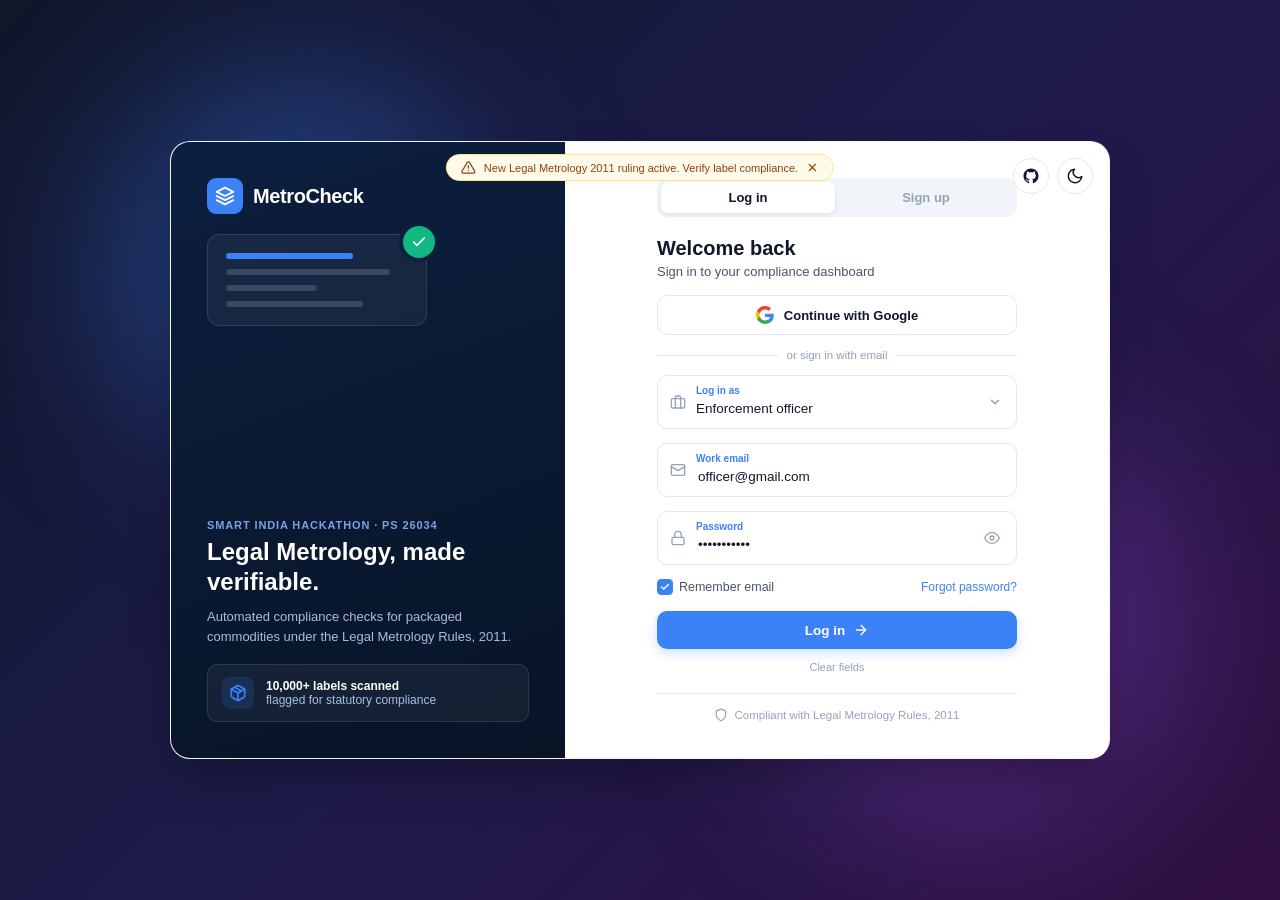
<file: frontend/index.html>
<!DOCTYPE html>
<html lang="en">
<head>
  <meta charset="UTF-8">
  <meta name="viewport" content="width=device-width, initial-scale=1.0">
  <title>MetroCheck — Redirecting... | SIH PS-26034</title>
  <script>
    // If the user already has an active session token, go to dashboard, otherwise login
    if (localStorage.getItem('sih_auth_token')) {
      window.location.replace("dashboard.html");
    } else {
      window.location.replace("login.html");
    }
  </script>
</head>
<body style="background:#0f172a; color:#f8fafc; font-family:sans-serif; display:flex; align-items:center; justify-content:center; height:100vh; margin:0;">
  <div style="text-align:center;">
    <h2 style="margin-bottom:8px;">Redirecting to MetroCheck...</h2>
    <p style="color:#94a3b8;">Legal Metrology Compliance Engine (SIH PS-26034)</p>
    <p><a href="login.html" style="color:#38bdf8;">Click here if you are not redirected automatically</a></p>
  </div>
</body>
</html>
</file>
<file: frontend/login.css>
/* ==========================================================================
   MetroCheck — Legal Metrology Compliance Engine (SIH PS-26034)
   Clean, Human-Readable Stylesheet with Dark Mode Dropdown Fix
   ========================================================================== */

/* --------------------------------------------------------------------------
   1. Theme Variables (Light & Dark)
   -------------------------------------------------------------------------- */
:root {
  color-scheme: light;
  --gradient-bg: linear-gradient(135deg, #0f172a 0%, #1e1b4b 50%, #311042 100%);
  --glass-bg: rgba(255, 255, 255, 0.90);
  --glass-border: rgba(255, 255, 255, 0.45);
  --glass-shadow: 0 25px 50px -12px rgba(0, 0, 0, 0.35);

  --navy: #0c1f3f;
  --navy-eyebrow: #7fa0e0;
  --navy-sub: #a9bde3;
  --blue: #3b82f6;
  --blue-hover: #2563eb;
  --blue-tint: #eff6ff;
  --border: #e2e8f0;
  --text-primary: #0f172a;
  --text-secondary: #475569;
  --text-muted: #94a3b8;
  --tab-bg: #f1f5f9;
  --card-bg: #ffffff;

  --amber-bg: #fffbeb;
  --amber-border: #fde68a;
  --amber-text: #92400e;

  --success: #10b981;
  --error: #ef4444;
  --warning: #f59e0b;
}

[data-theme="dark"] {
  color-scheme: dark;
  --glass-bg: rgba(15, 23, 42, 0.90);
  --glass-border: rgba(255, 255, 255, 0.12);
  --card-bg: #1e293b;
  --border: #334155;
  --text-primary: #f8fafc;
  --text-secondary: #cbd5e1;
  --text-muted: #64748b;
  --tab-bg: #0f172a;
  --blue-tint: #1e293b;

  --amber-bg: #2d1d03;
  --amber-border: #78350f;
  --amber-text: #fef3c7;
}

/* --------------------------------------------------------------------------
   2. Reset & Page Background
   -------------------------------------------------------------------------- */
* { box-sizing: border-box; }

body {
  margin: 0;
  font-family: -apple-system, BlinkMacSystemFont, "Segoe UI", Roboto, sans-serif;
  background: var(--gradient-bg);
  color: var(--text-primary);
  display: flex;
  align-items: center;
  justify-content: center;
  min-height: 100vh;
  padding: 32px 16px;
  position: relative;
  overflow-x: hidden;
}

/* Ambient Glowing Background Orbs */
.bg-shape {
  position: absolute;
  border-radius: 50%;
  filter: blur(80px);
  pointer-events: none;
  z-index: 0;
}
.shape-1 {
  width: 380px; height: 380px;
  background: rgba(59, 130, 246, 0.35);
  top: 8%; left: 8%;
  animation: float 12s infinite ease-in-out alternate;
}
.shape-2 {
  width: 420px; height: 420px;
  background: rgba(168, 85, 247, 0.30);
  bottom: 8%; right: 8%;
  animation: floatReverse 14s infinite ease-in-out alternate;
}
.shape-3 {
  width: 280px; height: 280px;
  background: rgba(16, 185, 129, 0.20);
  top: 45%; left: 52%;
  animation: pulseGlow 9s infinite ease-in-out alternate;
}

@keyframes float {
  0% { transform: translate(0, 0) scale(1); }
  50% { transform: translate(25px, -30px) scale(1.05); }
  100% { transform: translate(-20px, 20px) scale(0.96); }
}
@keyframes floatReverse {
  0% { transform: translate(0, 0) scale(1); }
  50% { transform: translate(-30px, 30px) scale(1.06); }
  100% { transform: translate(20px, -25px) scale(0.95); }
}
@keyframes pulseGlow {
  0%, 100% { transform: scale(0.92); opacity: 0.2; }
  50% { transform: scale(1.12); opacity: 0.35; }
}

/* --------------------------------------------------------------------------
   3. Glassmorphism Card Layout
   -------------------------------------------------------------------------- */
.card.glass-card {
  position: relative;
  z-index: 1;
  width: 100%;
  max-width: 940px;
  min-height: 570px;
  background: var(--glass-bg);
  backdrop-filter: blur(20px);
  -webkit-backdrop-filter: blur(20px);
  border: 1px solid var(--glass-border);
  border-radius: 20px;
  box-shadow: var(--glass-shadow);
  display: grid;
  grid-template-columns: 42% 58%;
  overflow: hidden;
  animation: pageEntrance 0.5s cubic-bezier(0.16, 1, 0.3, 1);
}

@keyframes pageEntrance {
  from { opacity: 0; transform: translateY(16px) scale(0.98); }
  to { opacity: 1; transform: translateY(0) scale(1); }
}

/* Theme Toggle Button (Moon / Sun) */
.theme-toggle {
  position: absolute;
  top: 16px;
  right: 16px;
  width: 36px;
  height: 36px;
  border-radius: 50%;
  border: 1px solid var(--border);
  background: var(--card-bg);
  color: var(--text-primary);
  cursor: pointer;
  display: flex;
  align-items: center;
  justify-content: center;
  z-index: 20;
  transition: transform 0.2s, background 0.2s;
}
.theme-toggle:hover { transform: scale(1.08); }

/* Corner Toast Alert */
.corner-toast {
  position: absolute;
  top: 12px;
  left: 50%;
  transform: translateX(-50%);
  background: var(--amber-bg);
  border: 1px solid var(--amber-border);
  color: var(--amber-text);
  padding: 5px 14px;
  border-radius: 999px;
  font-size: 11px;
  display: flex;
  align-items: center;
  gap: 8px;
  z-index: 20;
}
.corner-toast .close-btn {
  border: none;
  background: transparent;
  color: var(--amber-text);
  cursor: pointer;
  display: flex;
  align-items: center;
  padding: 0;
}

/* --------------------------------------------------------------------------
   4. Left Brand Panel
   -------------------------------------------------------------------------- */
.brand-panel {
  background: linear-gradient(160deg, var(--navy) 0%, #081426 100%);
  color: #fff;
  padding: 36px;
  display: flex;
  flex-direction: column;
  justify-content: space-between;
}
.brand-top { display: flex; flex-direction: column; gap: 20px; }
.logo-row { display: flex; align-items: center; gap: 10px; }
.logo-mark {
  width: 36px; height: 36px;
  background: var(--blue);
  border-radius: 9px;
  display: flex; align-items: center; justify-content: center;
}
.logo-text { font-size: 20px; font-weight: 700; color: #fff; letter-spacing: -0.02em; }

/* Illustration Graphic */
.illustration { position: relative; width: 100%; max-width: 220px; }
.illustration-card {
  background: rgba(255, 255, 255, 0.05);
  border: 1px solid rgba(255, 255, 255, 0.1);
  border-radius: 12px;
  padding: 18px;
  display: flex; flex-direction: column; gap: 10px;
}
.illustration-line { height: 6px; border-radius: 3px; background: rgba(255, 255, 255, 0.15); }
.illustration-line.l1 { width: 70%; background: var(--blue); }
.illustration-line.l2 { width: 90%; }
.illustration-line.l3 { width: 50%; }
.illustration-line.l4 { width: 75%; }
.illustration-badge {
  position: absolute;
  top: -8px; right: -8px;
  width: 32px; height: 32px;
  background: var(--success);
  border-radius: 50%;
  display: flex; align-items: center; justify-content: center;
  box-shadow: 0 0 0 4px var(--navy);
}

/* Brand Copy & Stats */
.eyebrow {
  font-size: 11px;
  font-weight: 700;
  text-transform: uppercase;
  letter-spacing: 0.08em;
  color: var(--navy-eyebrow);
  margin: 0 0 6px;
}
.headline { font-size: 24px; font-weight: 800; line-height: 1.25; margin: 0 0 10px; }
.subcopy { font-size: 13px; line-height: 1.5; color: var(--navy-sub); margin: 0 0 18px; }
.stat-card {
  display: flex; align-items: center; gap: 12px;
  background: rgba(255, 255, 255, 0.05);
  border: 1px solid rgba(255, 255, 255, 0.1);
  border-radius: 10px;
  padding: 12px 14px;
}
.stat-icon {
  width: 32px; height: 32px;
  background: rgba(59, 130, 246, 0.15);
  border-radius: 8px;
  display: flex; align-items: center; justify-content: center;
}
.stat-text { margin: 0; font-size: 12px; }
.stat-text strong { display: block; color: #fff; }
.stat-text span { color: var(--navy-sub); }

/* --------------------------------------------------------------------------
   5. Right Form Panel (Tabs, Inputs & Buttons)
   -------------------------------------------------------------------------- */
.form-panel {
  display: flex;
  align-items: center;
  justify-content: center;
  padding: 36px 40px;
  background: var(--card-bg);
  transition: background 0.3s ease;
}
.form-inner { width: 100%; max-width: 360px; }

/* Tabs: Log in / Sign up */
.tabs {
  display: grid;
  grid-template-columns: 1fr 1fr;
  gap: 4px;
  background: var(--tab-bg);
  border-radius: 10px;
  padding: 4px;
  margin-bottom: 20px;
}
.tab-btn {
  border: none;
  background: transparent;
  border-radius: 7px;
  padding: 8px 0;
  font-size: 13px;
  font-weight: 600;
  color: var(--text-muted);
  cursor: pointer;
  transition: all 0.2s;
}
.tab-btn.active {
  background: var(--card-bg);
  color: var(--text-primary);
  box-shadow: 0 2px 6px rgba(0, 0, 0, 0.08);
}

.form-heading { font-size: 20px; font-weight: 700; margin: 0 0 4px; }
.form-subheading { font-size: 13px; color: var(--text-secondary); margin: 0 0 16px; }

/* Google Auth Button */
.google-auth-btn {
  width: 100%;
  display: flex;
  align-items: center;
  justify-content: center;
  gap: 10px;
  background: var(--card-bg);
  border: 1px solid var(--border);
  border-radius: 10px;
  padding: 10px 14px;
  font-size: 13px;
  font-weight: 600;
  color: var(--text-primary);
  cursor: pointer;
  transition: all 0.2s;
}
.google-auth-btn:hover {
  background: var(--tab-bg);
  border-color: #cbd5e1;
  transform: translateY(-1px);
}

/* Divider */
.auth-divider {
  display: flex; align-items: center; text-align: center;
  margin: 14px 0; color: var(--text-muted); font-size: 11.5px;
}
.auth-divider::before, .auth-divider::after { content: ""; flex: 1; border-bottom: 1px solid var(--border); }
.auth-divider span { padding: 0 8px; }

/* Input Fields & Floating Labels */
.field { margin-bottom: 14px; }
.input-shell {
  display: flex;
  align-items: center;
  gap: 10px;
  border: 1px solid var(--border);
  border-radius: 10px;
  padding: 6px 12px;
  background: var(--card-bg);
  transition: border-color 0.2s, box-shadow 0.2s;
}
.input-shell:focus-within {
  border-color: var(--blue);
  box-shadow: 0 0 0 3px rgba(59, 130, 246, 0.2);
}
.field-icon { flex-shrink: 0; color: var(--text-muted); transition: color 0.2s; }
.input-shell:focus-within .field-icon { color: var(--blue); }

.floating-wrap { position: relative; flex: 1; display: flex; align-items: center; min-height: 40px; }
.floating-wrap input {
  width: 100%;
  border: none;
  outline: none;
  background: transparent;
  font-size: 13.5px;
  color: var(--text-primary);
  padding-top: 14px;
  padding-bottom: 2px;
}
.floating-wrap .floating-label {
  position: absolute;
  left: 0;
  top: 50%;
  transform: translateY(-50%);
  font-size: 13px;
  color: var(--text-muted);
  pointer-events: none;
  transition: all 0.2s cubic-bezier(0.16, 1, 0.3, 1);
}
.floating-wrap input:focus ~ .floating-label,
.floating-wrap input:not(:placeholder-shown) ~ .floating-label,
.floating-wrap .floating-label.elevated {
  top: 3px;
  transform: translateY(0);
  font-size: 10px;
  font-weight: 600;
  color: var(--blue);
}

/* --------------------------------------------------------------------------
   ⭐ 6. FIX: Dropdown styling for both Light and Dark Mode
   Ensures dropdown text is 100% visible IMMEDIATELY without hovering!
   -------------------------------------------------------------------------- */
.select-shell select {
  color-scheme: light;
  appearance: none;
  -webkit-appearance: none;
  border: none;
  outline: none;
  background: transparent;
  font-size: 13.5px;
  color: var(--text-primary);
  width: 100%;
  cursor: pointer;
  padding: 14px 26px 2px 0;
  background-image: url("data:image/svg+xml,%3Csvg xmlns='http://www.w3.org/2000/svg' width='14' height='14' viewBox='0 0 24 24' fill='none' stroke='%2394a3b8' stroke-width='2.5' stroke-linecap='round' stroke-linejoin='round'%3E%3Cpolyline points='6 9 12 15 18 9'%3E%3C/polyline%3E%3C/svg%3E");
  background-repeat: no-repeat;
  background-position: right 2px center;
}

/* Light Mode: White background, Dark text */
.select-shell select option {
  background-color: #ffffff;
  color: #0f172a;
  padding: 8px 12px;
}

/* Dark Mode: Explicit dark scheme, Dark background, Crisp white text */
[data-theme="dark"] .select-shell select {
  color-scheme: dark;
  color: #f8fafc;
  background-image: url("data:image/svg+xml,%3Csvg xmlns='http://www.w3.org/2000/svg' width='14' height='14' viewBox='0 0 24 24' fill='none' stroke='%23cbd5e1' stroke-width='2.5' stroke-linecap='round' stroke-linejoin='round'%3E%3Cpolyline points='6 9 12 15 18 9'%3E%3C/polyline%3E%3C/svg%3E");
}

[data-theme="dark"] .select-shell select option {
  background-color: #1e293b;
  color: #f8fafc;
}

/* Password Toggle & Feedback */
.toggle-pw {
  border: none; background: transparent; color: var(--text-muted);
  cursor: pointer; padding: 4px; display: flex; align-items: center;
}
.toggle-pw:hover { color: var(--text-primary); }

.field-feedback { font-size: 11px; margin: 4px 0 0 2px; }
.field-feedback.error-text { color: var(--error); }
.field-feedback.success-text { color: var(--success); }

/* Remember Checkbox & Options */
.options-row {
  display: flex; align-items: center; justify-content: space-between;
  margin: 6px 0 16px; font-size: 12.5px;
}
.remember-wrap {
  display: flex; align-items: center; gap: 6px;
  cursor: pointer; color: var(--text-secondary); user-select: none;
}
.remember-wrap input[type="checkbox"] { position: absolute; opacity: 0; width: 0; height: 0; }
.custom-check {
  width: 16px; height: 16px;
  border: 1px solid var(--border);
  border-radius: 4px;
  background: var(--card-bg);
  display: flex; align-items: center; justify-content: center;
  transition: all 0.2s;
}
.custom-check svg { opacity: 0; transform: scale(0.6); transition: all 0.15s; stroke: #fff; }
.remember-wrap input:checked ~ .custom-check { background: var(--blue); border-color: var(--blue); }
.remember-wrap input:checked ~ .custom-check svg { opacity: 1; transform: scale(1); }
.link-btn { border: none; background: transparent; color: var(--blue); font-size: 12px; cursor: pointer; padding: 0; }
.link-btn:hover { text-decoration: underline; }

/* Submit Button & Clear Link */
.submit-btn {
  width: 100%;
  border: none;
  border-radius: 10px;
  background: var(--blue);
  color: #fff;
  font-size: 13.5px;
  font-weight: 600;
  padding: 11px 0;
  cursor: pointer;
  display: flex; align-items: center; justify-content: center; gap: 8px;
  box-shadow: 0 4px 12px rgba(59, 130, 246, 0.25);
  transition: background 0.2s, transform 0.1s, box-shadow 0.2s;
}
.submit-btn:hover { background: var(--blue-hover); transform: translateY(-1px); box-shadow: 0 6px 16px rgba(59, 130, 246, 0.35); }
.submit-btn:active { transform: scale(0.98); }
.btn-spinner { display: flex; align-items: center; gap: 8px; }
.spinner-svg { animation: spin 0.8s linear infinite; }
@keyframes spin { to { transform: rotate(360deg); } }

.form-reset-row { text-align: center; margin-top: 8px; }
.reset-link { border: none; background: transparent; color: var(--text-muted); font-size: 11px; cursor: pointer; }
.reset-link:hover { color: var(--text-secondary); text-decoration: underline; }

.compliance-row {
  display: flex; align-items: center; justify-content: center; gap: 6px;
  margin-top: 18px; padding-top: 14px;
  border-top: 1px solid var(--border);
  font-size: 11.5px; color: var(--text-muted);
}

/* --------------------------------------------------------------------------
   7. Password Strength Indicator (Signup)
   -------------------------------------------------------------------------- */
.pw-strength-container {
  margin-top: 8px;
  background: var(--tab-bg);
  border: 1px solid var(--border);
  border-radius: 8px;
  padding: 8px 12px;
  font-size: 11px;
}
.strength-bar-track {
  height: 4px;
  background: var(--border);
  border-radius: 2px;
  overflow: hidden;
  margin-bottom: 6px;
}
.strength-bar-fill { height: 100%; width: 0%; transition: width 0.3s, background-color 0.3s; }
.strength-header { display: flex; justify-content: space-between; margin-bottom: 4px; }
.pw-criteria-list {
  list-style: none;
  padding: 0; margin: 0;
  display: grid; grid-template-columns: 1fr 1fr; gap: 4px;
  color: var(--text-muted);
}
.pw-criteria-list li::before { content: "✕ "; color: var(--error); font-weight: 700; }
.pw-criteria-list li.valid { color: var(--success); }
.pw-criteria-list li.valid::before { content: "✓ "; color: var(--success); }

/* --------------------------------------------------------------------------
   8. Toast Notification System
   -------------------------------------------------------------------------- */
.toast-container {
  position: fixed;
  top: 16px;
  right: 16px;
  z-index: 9999;
  display: flex;
  flex-direction: column;
  gap: 8px;
  pointer-events: none;
}
.toast-card {
  pointer-events: auto;
  min-width: 280px;
  max-width: 360px;
  background: var(--card-bg);
  border: 1px solid var(--border);
  border-radius: 10px;
  padding: 10px 14px;
  box-shadow: 0 10px 24px rgba(0, 0, 0, 0.15);
  display: flex;
  align-items: flex-start;
  gap: 10px;
  position: relative;
  overflow: hidden;
  animation: pageEntrance 0.25s ease;
}
.toast-body { flex: 1; }
.toast-title { font-size: 13px; font-weight: 600; margin: 0 0 2px; }
.toast-msg { font-size: 11.5px; color: var(--text-secondary); margin: 0; }
.toast-close { border: none; background: transparent; color: var(--text-muted); cursor: pointer; font-size: 16px; margin-left: auto; }
.toast-progress { position: absolute; bottom: 0; left: 0; height: 3px; background: var(--blue); width: 100%; }
.toast-success { border-left: 4px solid var(--success); }
.toast-success .toast-progress { background: var(--success); }
.toast-error { border-left: 4px solid var(--error); }
.toast-error .toast-progress { background: var(--error); }

/* --------------------------------------------------------------------------
   9. Modals (Google Account Picker & Welcome Celebration)
   -------------------------------------------------------------------------- */
.google-modal-backdrop,
.welcome-modal-backdrop {
  position: fixed;
  inset: 0;
  background: rgba(15, 23, 42, 0.65);
  backdrop-filter: blur(8px);
  -webkit-backdrop-filter: blur(8px);
  z-index: 10000;
  display: flex;
  align-items: center;
  justify-content: center;
  padding: 16px;
  animation: pageEntrance 0.2s ease;
}
.google-modal-card,
.welcome-modal-card {
  background: var(--card-bg);
  border: 1px solid var(--border);
  border-radius: 16px;
  box-shadow: 0 20px 40px rgba(0, 0, 0, 0.3);
  width: 100%;
  max-width: 400px;
  padding: 22px;
}
.google-modal-header { display: flex; align-items: flex-start; gap: 10px; margin-bottom: 16px; position: relative; }
.google-modal-header h3 { font-size: 16px; font-weight: 700; margin: 0 0 2px; }
.google-modal-header p { font-size: 12px; color: var(--text-secondary); margin: 0; }
.google-modal-close { position: absolute; top: -4px; right: -4px; border: none; background: transparent; color: var(--text-muted); cursor: pointer; }

.google-account-list { display: flex; flex-direction: column; gap: 8px; }
.google-account-item {
  width: 100%;
  display: flex;
  align-items: center;
  gap: 10px;
  background: var(--tab-bg);
  border: 1px solid var(--border);
  border-radius: 10px;
  padding: 9px 12px;
  text-align: left;
  cursor: pointer;
  color: var(--text-primary);
  transition: all 0.2s;
}
.google-account-item:hover { border-color: var(--blue); background: var(--blue-tint); }
.google-avatar {
  width: 32px; height: 32px;
  border-radius: 50%;
  background: var(--blue);
  color: #fff;
  display: flex; align-items: center; justify-content: center;
  font-weight: 700; font-size: 12px;
}
.google-account-info { display: flex; flex-direction: column; flex: 1; overflow: hidden; }
.google-name { font-size: 13px; font-weight: 600; }
.google-email { font-size: 11.5px; color: var(--text-muted); }
.google-badge { font-size: 10.5px; background: rgba(59, 130, 246, 0.15); color: var(--blue); padding: 2px 6px; border-radius: 999px; }

.google-custom-divider { display: flex; align-items: center; text-align: center; margin: 8px 0; color: var(--text-muted); font-size: 11px; }
.google-custom-divider::before, .google-custom-divider::after { content: ""; flex: 1; border-bottom: 1px solid var(--border); }
.google-custom-divider span { padding: 0 6px; }
.google-custom-box { display: flex; flex-direction: column; gap: 8px; }
.google-custom-box .input-shell { padding: 8px 12px; }
.google-custom-box .input-shell input { width: 100%; border: none; outline: none; background: transparent; font-size: 12.5px; color: var(--text-primary); }

/* Welcome Celebration Card */
.welcome-modal-card { text-align: center; }
.welcome-celebrate-badge {
  width: 52px; height: 52px;
  border-radius: 50%;
  background: rgba(16, 185, 129, 0.15);
  display: flex; align-items: center; justify-content: center;
  margin: 0 auto 12px;
}
.welcome-modal-card h2 { font-size: 20px; font-weight: 700; margin: 0 0 4px; }
.welcome-subtext { font-size: 12.5px; color: var(--text-secondary); margin: 0 0 16px; }
.welcome-user-card {
  background: var(--tab-bg);
  border: 1px solid var(--border);
  border-radius: 12px;
  padding: 12px 14px;
  display: flex; align-items: center; gap: 10px;
  margin-bottom: 18px; text-align: left;
}
.welcome-avatar {
  width: 40px; height: 40px;
  border-radius: 50%;
  background: var(--blue);
  color: #fff;
  display: flex; align-items: center; justify-content: center;
  font-weight: 700; font-size: 15px;
}
.welcome-details { display: flex; flex-direction: column; flex: 1; }
.welcome-details strong { font-size: 13.5px; }
.welcome-details span { font-size: 11.5px; color: var(--text-muted); }
.welcome-role-badge {
  display: inline-block; align-self: flex-start;
  margin-top: 3px; font-size: 10px; font-weight: 600;
  background: rgba(16, 185, 129, 0.15); color: var(--success);
  padding: 2px 6px; border-radius: 4px;
}
.welcome-actions { display: flex; flex-direction: column; gap: 8px; }
.secondary-btn {
  width: 100%;
  border: 1px solid var(--border);
  border-radius: 10px;
  background: transparent;
  color: var(--text-secondary);
  font-size: 12.5px;
  font-weight: 600;
  padding: 10px 0;
  cursor: pointer;
  transition: all 0.2s;
}
.secondary-btn:hover { background: var(--tab-bg); color: var(--text-primary); }

/* --------------------------------------------------------------------------
   10. Responsive Media Queries & Helpers
   -------------------------------------------------------------------------- */
.hidden { display: none !important; }

@media (max-width: 768px) {
  .card.glass-card { grid-template-columns: 1fr; border-radius: 16px; }
  .brand-panel { padding: 24px; border-radius: 16px 16px 0 0; }
  .form-panel { padding: 24px 20px; }
  .corner-toast { display: none; }
  .toast-container { left: 16px; right: 16px; }
}
</file>
